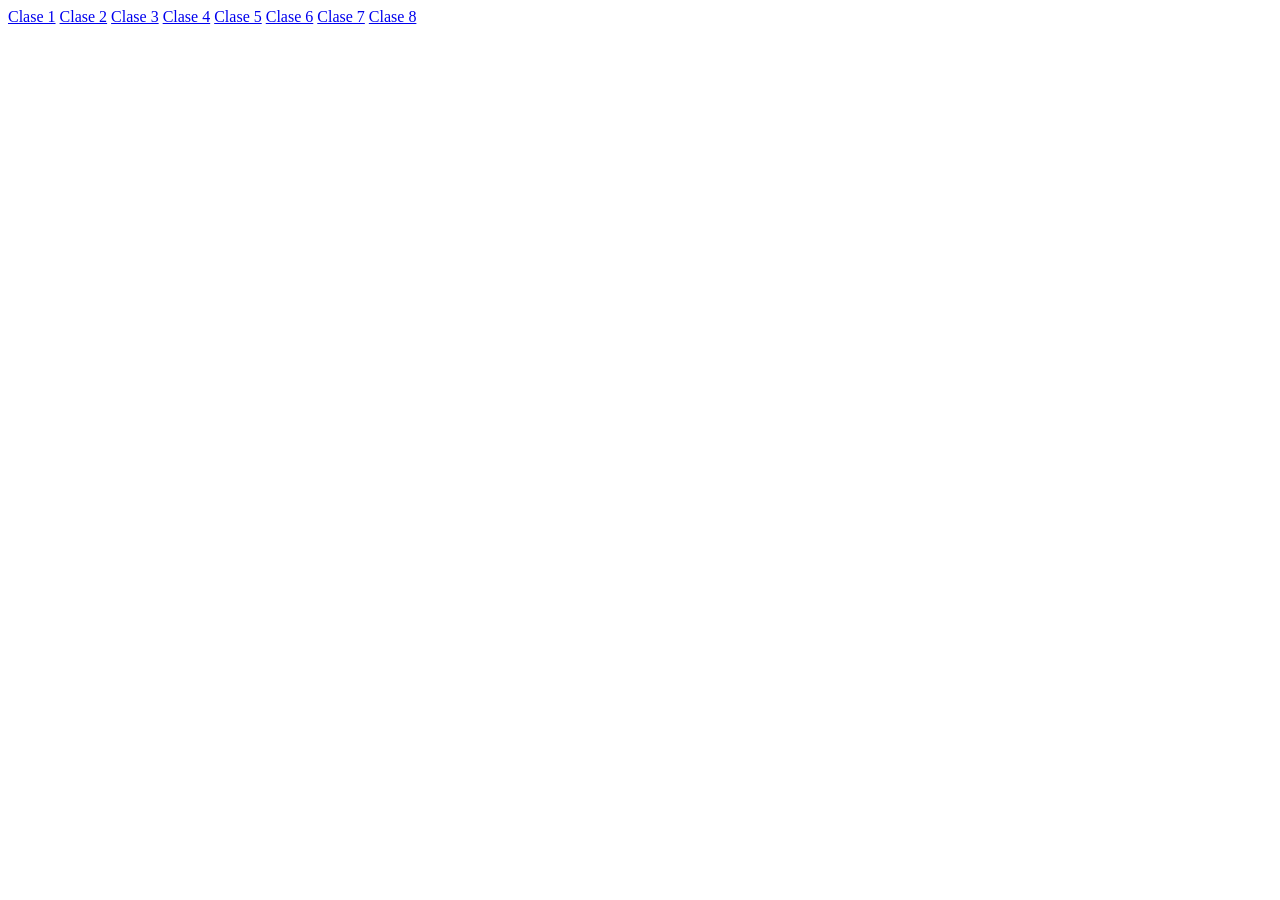
<file: index.html>
<!doctype html>
<html lang="en">
  <head>
    <meta charset="UTF-8" />
    <meta name="viewport" content="width=device-width, initial-scale=1.0" />
    <title>Clase 1</title>
  </head>
  <body>
    <a href="./01-intro-css/index.html">Clase 1</a>
    <a href="./02-propiedades-basicas/">Clase 2</a>
    <a href="./03-herencia-css/">Clase 3</a>
    <a href="./04-intro-flexbox/">Clase 4</a>
    <a href="./05-alineacion-flexbox/">Clase 5</a>
    <a href="./06-clase-nav/index.html">Clase 6</a>
    <a href="./07-estilos-responsivos/">Clase 7</a>
    <a href="./08-proyecto-final-condominio/">Clase 8</a>    
  </body>
</html>
</file>
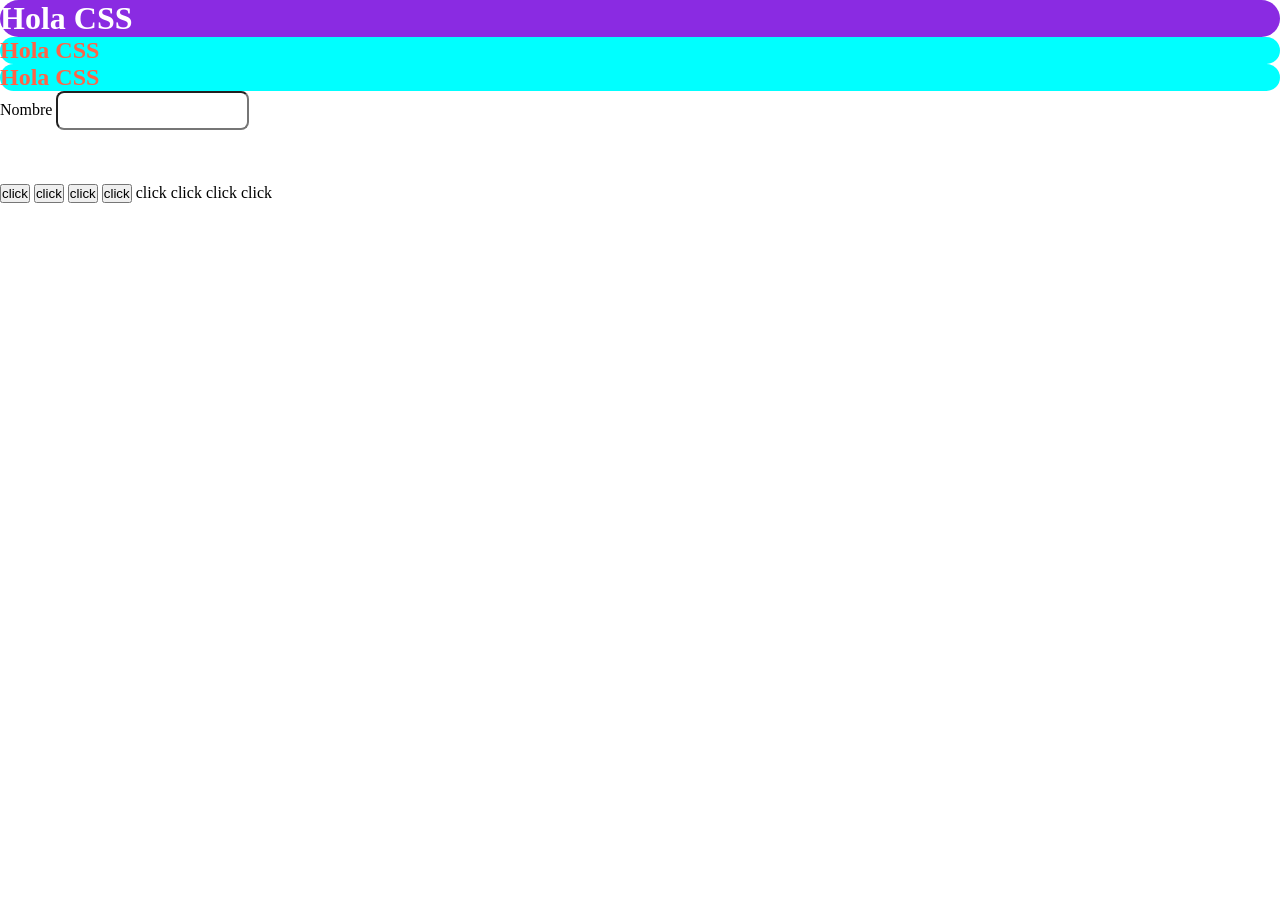
<file: 01-intro-css/index.html>
<!doctype html>
<html lang="en">
  <head>
    <meta charset="UTF-8" />
    <meta name="viewport" content="width=device-width, initial-scale=1.0" />
    <title>DIntro a CSS</title>
    <link rel="stylesheet" href="./style.css" />
    <!-- forma 3 mas efectiva -->
    <!-- forma 1 interno -->
    <style>
      h1 {
        background-color: blueviolet;
      }
    </style>
  </head>
  <body>
    <!-- forma css inline -->
    <h1 style="color: white">Hola CSS</h1>
    <section>
      <h1 class="bg-aqua color-tomato">Hola CSS</h1>
      <h1 class="bg-aqua color-tomato">Hola CSS</h1>
    </section>

    <!-- estructura para selector avanzado  -->

    <form class="form-registro">
        <div class="datos-persona">
            <label for="">Nombre</label>
            <input type="text" class="input-nombre">
        </div>
    </form>


    <br>
    <br>
    <br>

    <button>click</button>
    <button>click</button>
    <button>click</button>
    <button>click</button>

    <p>click</p>
    <p>click</p>
    <p>click</p>
    <p>click</p>
    
  </body>
</html>
</file>
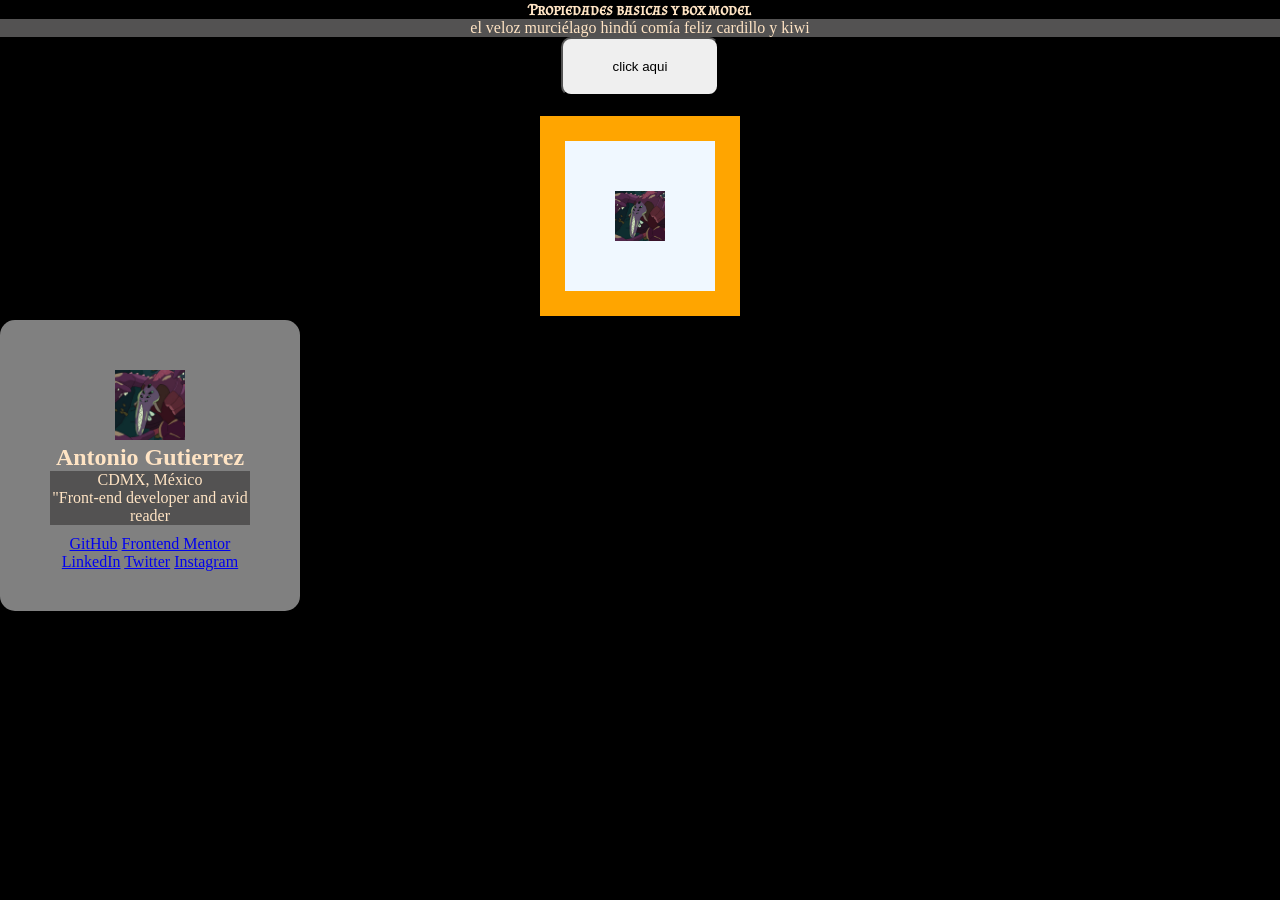
<file: 02-propiedades-basicas/index.html>
<!doctype html>
<html lang="en">
  <head>
    <meta charset="UTF-8" />
    <meta name="viewport" content="width=device-width, initial-scale=1.0" />
    <title>Document</title>
    <link rel="preconnect" href="https://fonts.googleapis.com" />
    <link rel="preconnect" href="https://fonts.gstatic.com" crossorigin />
    <link
      href="https://fonts.googleapis.com/css2?family=Almendra+SC&display=swap"
      rel="stylesheet"
    />
    <link rel="preconnect" href="https://fonts.googleapis.com" />
    <link rel="preconnect" href="https://fonts.gstatic.com" crossorigin />
    <link
      href="https://fonts.googleapis.com/css2?family=Pacifico&family=Uncial+Antiqua&display=swap"
      rel="stylesheet"
    />
    <link rel="stylesheet" href="./style.css" />
  </head>
  <body>
    <h1 class="titulo">Propiedades basicas y box model</h1>
    <p>el veloz murciélago hindú comía feliz cardillo y kiwi</p>
    <div class="btn-box">
      <button>click aqui</button>
    </div>
    <div id="Portada">
      <img src="./crabspider.jpeg" alt="Crab Spider" />
    </div>

    <!-- TARJETA -->
    <div class="user-card">
      <div class="user-card-info">
        <img src="./crabspider.jpeg" alt="Crab Spider" width="70" />
        <h2>Antonio Gutierrez</h2>
        <p class="text-green">CDMX, México</p>
        <p>"Front-end developer and avid reader</p>
      </div>
      <div class="user-card-nav">
        <a href="..." class="btn-link">GitHub</a>
        <a href="..." class="btn-link">Frontend Mentor</a>
        <a href="..." class="btn-link">LinkedIn</a>
        <a href="..." class="btn-link">Twitter</a>
        <a href="..." class="btn-link">Instagram</a>
      </div>
    </div>
  </body>
</html>
</file>
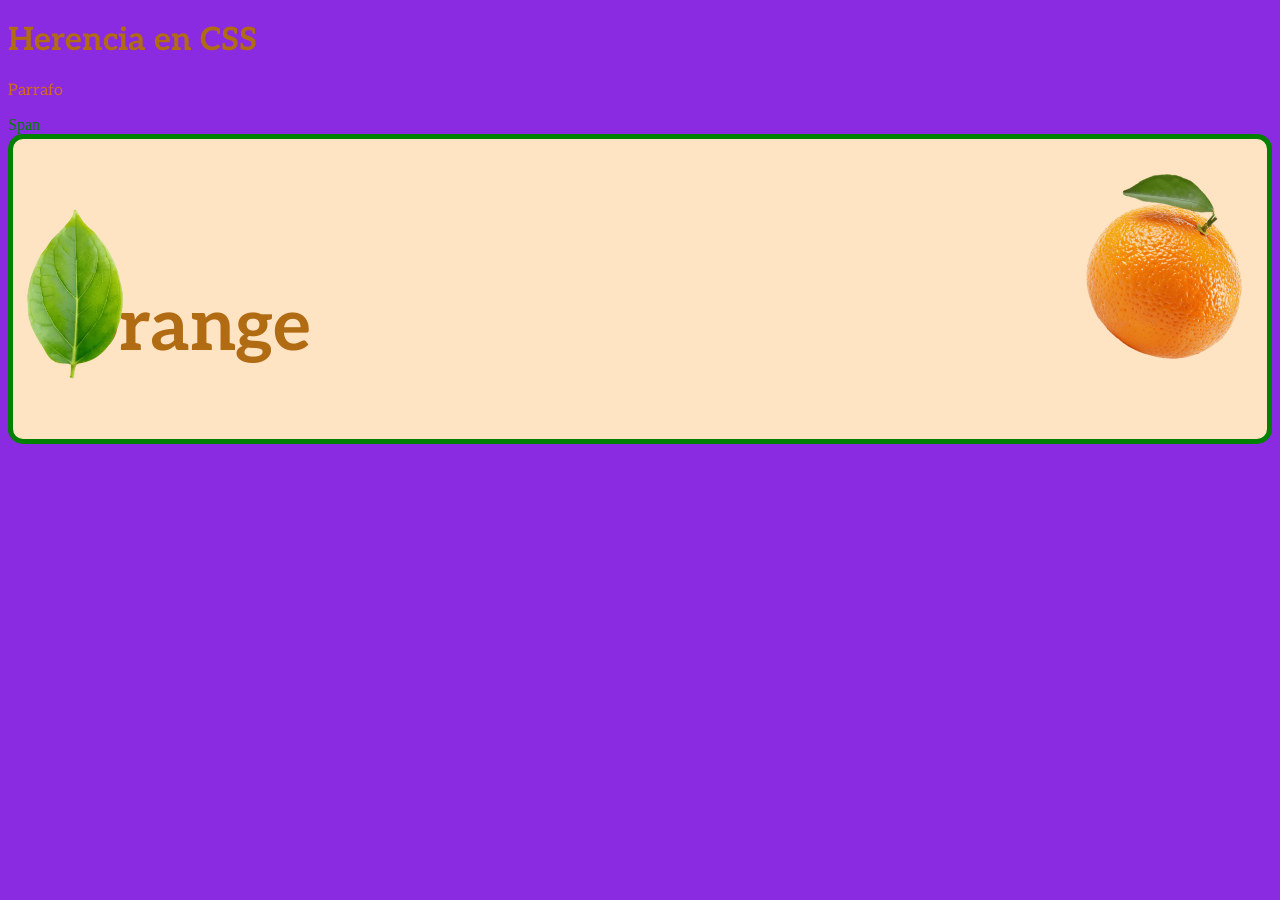
<file: 03-herencia-css/index.html>
<!doctype html>
<html lang="en">
  <head>
    <meta charset="UTF-8" />
    <meta name="viewport" content="width=device-width, initial-scale=1.0" />
    <title>03Herencia googlefonts</title>
    <link rel="preconnect" href="https://fonts.googleapis.com" />
    <link rel="preconnect" href="https://fonts.gstatic.com" crossorigin />
    <link
      href="https://fonts.googleapis.com/css2?family=Aleo:ital,wght@0,100..900;1,100..900&family=Fascinate+Inline&display=swap"
      rel="stylesheet"
    />
    <link rel="stylesheet" href="style.css" />
  </head>
  <body>
    <h1>Herencia en CSS</h1>
    <p class="p" id="miparrafo">Parrafo</p>
    <span>Span</span>

    <div class="parent">
      <h1>Orange</h1>
      <img class="orange" src="./assets/orange_01.png" alt="200" width="200">
      <img class="leaf" src="./assets/leaf_01.png" alt="200" width="200">
    </div>
  </body>
</html>
</file>
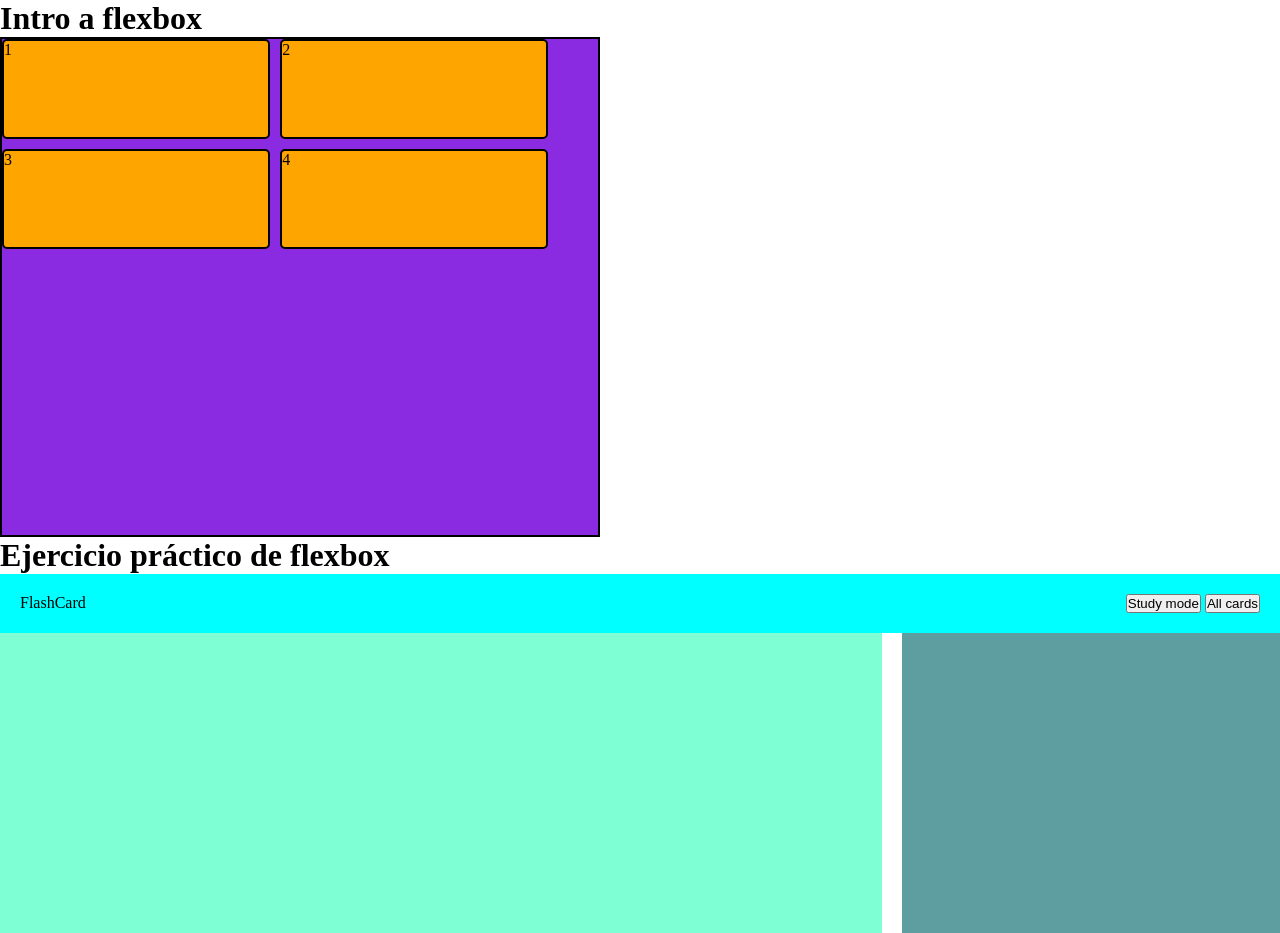
<file: 04-intro-flexbox/index.html>
<!DOCTYPE html>
<html lang="en">
<head>
    <meta charset="UTF-8">
    <meta name="viewport" content="width=device-width, initial-scale=1.0">
    <title>Document</title>
    <link rel="stylesheet" href="style.css">
</head>
<body>
    <h1> Intro a flexbox</h1>

    <div class="container">
        <div class="box">1</div>
        <div class="box">2</div>
        <div class="box">3</div>
        <div class="box">4</div>

    </div>

    <h1> Ejercicio práctico de flexbox</h1>

    <header>
    <div class="logo">FlashCard</div>
    <div class="botones">
      <button>Study mode</button>
      <button>All cards</button>
    </div>
  </header>

    <main>
    <div class="main-content"></div>
    <div class="statistics"></div>
  </main>
  
</body>
</html>
</file>
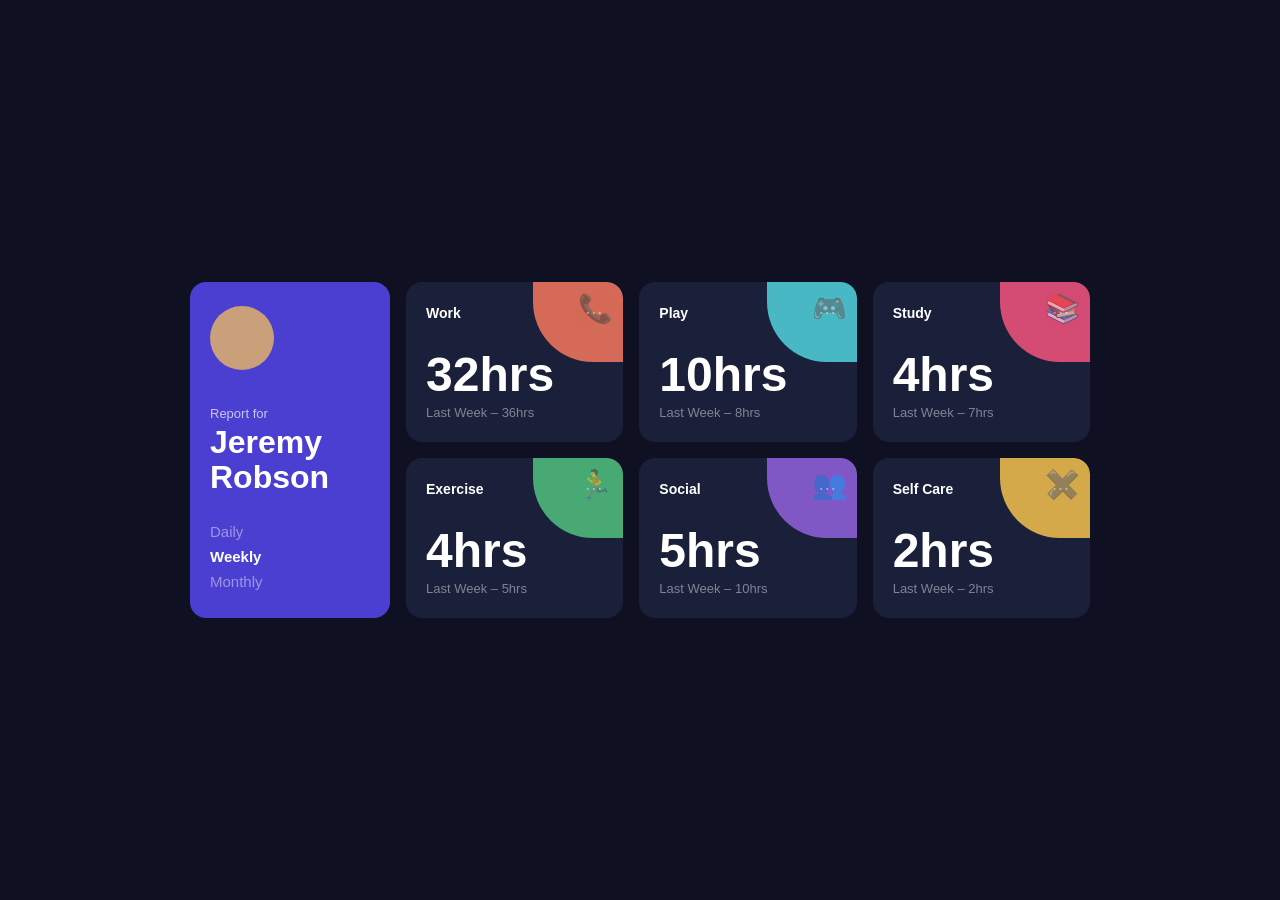
<file: 07-estilos-responsivos/index.html>
<!doctype html>
<html lang="en">
  <head>
    <meta charset="UTF-8" />
    <meta name="viewport" content="width=device-width, initial-scale=1.0" />
    <title>Estilos responsivos</title>
    <link rel="preconnect" href="https://fonts.googleapis.com" />
    <link rel="preconnect" href="https://fonts.gstatic.com" crossorigin />
    <link
      href="https://fonts.googleapis.com/css2?family=Chicle&family=Pirata+One&family=Rubik+Glitch&display=swap"
      rel="stylesheet"
    />
    <link rel="stylesheet" href="./style.css" />
  </head>
  <body>
    <div class="dashboard">
      <!-- Sidebar / Profile -->
      <div class="dashboard__sidebar">
        <div class="card card--profile">
          <div class="profile__avatar"></div>
          <p class="profile__label">Report for</p>
          <h1 class="profile__name">Jeremy Robson</h1>
          <ul class="profile__nav">
            <li class="profile__nav-item">Daily</li>
            <li class="profile__nav-item profile__nav-item--active">Weekly</li>
            <li class="profile__nav-item">Monthly</li>
          </ul>
        </div>
      </div>

      <!-- Stats grid -->
      <div class="dashboard__grid">
        <!-- Work -->
        <div class="card card--stat card--work">
          <div class="card__accent"></div>
          <span class="card__accent-icon">📞</span>
          <div class="card__header">
            <span class="card__title">Work</span>
            <span class="card__menu">···</span>
          </div>
          <p class="card__value">32hrs</p>
          <p class="card__sub">Last Week – 36hrs</p>
        </div>

        <!-- Play -->
        <div class="card card--stat card--play">
          <div class="card__accent"></div>
          <span class="card__accent-icon">🎮</span>
          <div class="card__header">
            <span class="card__title">Play</span>
            <span class="card__menu">···</span>
          </div>
          <p class="card__value">10hrs</p>
          <p class="card__sub">Last Week – 8hrs</p>
        </div>

        <!-- Study -->
        <div class="card card--stat card--study">
          <div class="card__accent"></div>
          <span class="card__accent-icon">📚</span>
          <div class="card__header">
            <span class="card__title">Study</span>
            <span class="card__menu">···</span>
          </div>
          <p class="card__value">4hrs</p>
          <p class="card__sub">Last Week – 7hrs</p>
        </div>

        <!-- Exercise -->
        <div class="card card--stat card--exercise">
          <div class="card__accent"></div>
          <span class="card__accent-icon">🏃</span>
          <div class="card__header">
            <span class="card__title">Exercise</span>
            <span class="card__menu">···</span>
          </div>
          <p class="card__value">4hrs</p>
          <p class="card__sub">Last Week – 5hrs</p>
        </div>

        <!-- Social -->
        <div class="card card--stat card--social">
          <div class="card__accent"></div>
          <span class="card__accent-icon">👥</span>
          <div class="card__header">
            <span class="card__title">Social</span>
            <span class="card__menu">···</span>
          </div>
          <p class="card__value">5hrs</p>
          <p class="card__sub">Last Week – 10hrs</p>
        </div>

        <!-- Self Care -->
        <div class="card card--stat card--selfcare">
          <div class="card__accent"></div>
          <span class="card__accent-icon">✖️</span>
          <div class="card__header">
            <span class="card__title">Self Care</span>
            <span class="card__menu">···</span>
          </div>
          <p class="card__value">2hrs</p>
          <p class="card__sub">Last Week – 2hrs</p>
        </div>
      </div>
    </div>

    <!-- EJEMPLO ESTRUCTURA PARA MEDIA QUERIES -->
    <!--     <div class="container">
      <h1>Media Queries 👾</h1>
    </div> -->
  </body>
</html>
</file>
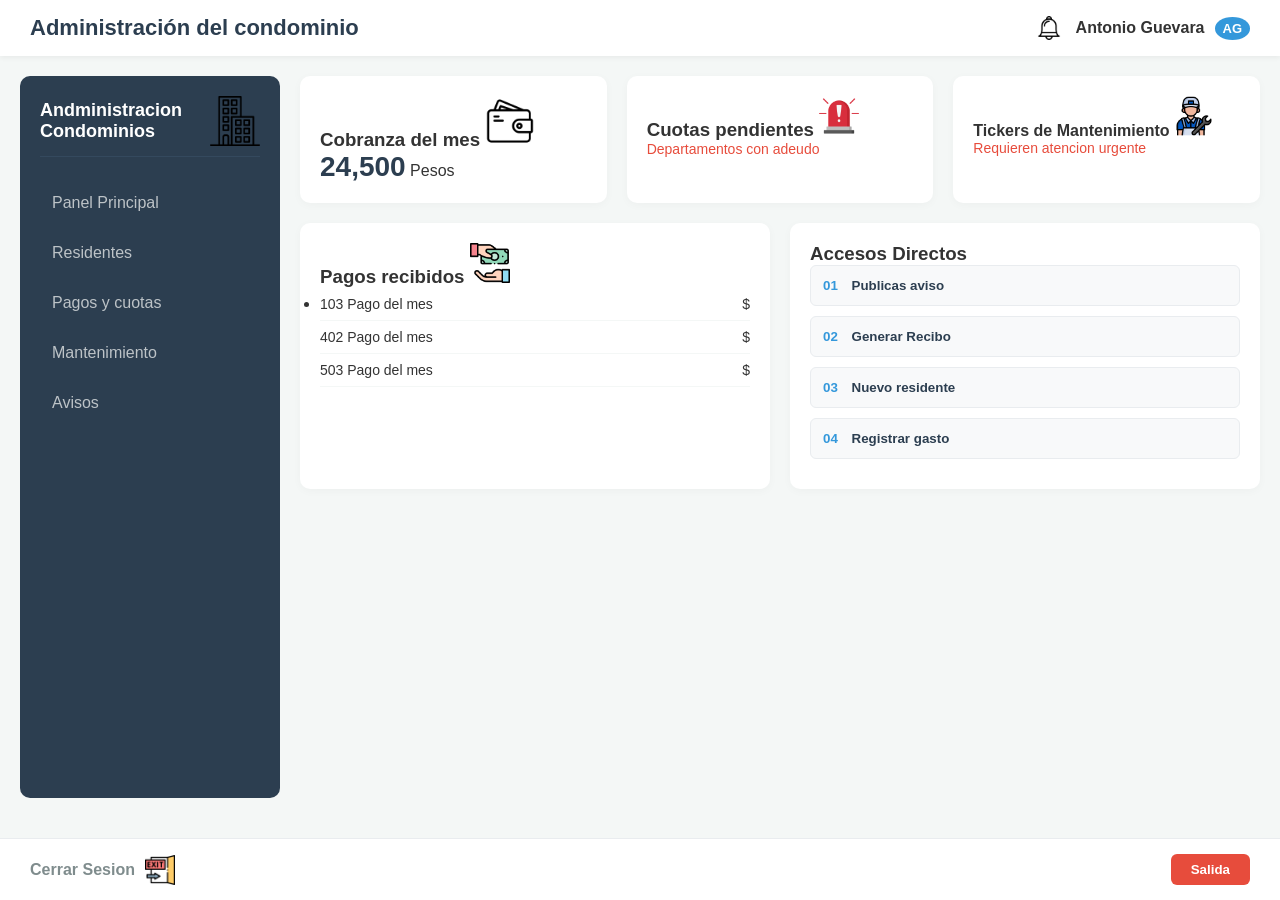
<file: 08-proyecto-final-condominio/index.html>
<!doctype html>
<html lang="en">
  <head>
    <meta charset="UTF-8" />
    <meta name="viewport" content="width=device-width, initial-scale=1.0" />
    <title>ADMINISTRACION CONDOMINIO</title>
    <link rel="stylesheet" href="./style.css" />
  </head>
  <body>
    <header>
      <h1>Administración del condominio</h1>
      <div class="usuario">
        <img
          src="./src/icono de campana.png"
          class="campana"
          alt="notificaciones"
        />
        <p>
          Antonio Guevara
          <span>AG</span>
        </p>
      </div>
    </header>
    <main>
      <nav>
        <h2>
          Andministracion Condominios
          <img src="./src/edificio.png" alt="Icono de edificio" width="50" />
        </h2>
        <ul>
          <li>
            <a href="#">Panel Principal</a>
          </li>
          <li>
            <a href="#">Residentes</a>
          </li>
          <li>
            <a href="#">Pagos y cuotas</a>
          </li>
          <li>
            <a href="#">Mantenimiento</a>
          </li>
          <li>
            <a href="#">Avisos</a>
          </li>
        </ul>
      </nav>
      <div class="panel_principal">
        <div class="Cobranza_mes">
          <h3>
            Cobranza del mes
            <img src="./src/billetera.png" alt="50" width="50" />
          </h3>
          <p><span id="Pago_del_mes">24,500</span> Pesos</p>
        </div>
        <div class="Cuotas_pendientes">
          <h3>
            Cuotas pendientes <img src="./src/alarma.png" alt="40" width="40" />
          </h3>
          <p>
            <span id="Departamentos_Adeudo">Departamentos con adeudo</span>
          </p>
        </div>
        <div class="Tickets_mantenimiento">
          <h4>
            Tickers de Mantenimiento
            <img src="./src/tecnico.png" alt="40" width="40" />
          </h4>
          <p>
            <span id="Tickes_de_mantenimiento">Requieren atencion urgente</span>
          </p>
        </div>
        <div class="Pagos_recibidos">
          <h3>
            Pagos recibidos
            <img src="./src/dar-dinero.png" alt="40" width="40" />
          </h3>
          <ul>
            <li>
              <p>
                <span id="Numero_departamento">103 Pago del mes</span
                ><span id="Cantidad"> $</span>
              </p>
              <p>
                <span id="Numero_departamento">402 Pago del mes</span
                ><span id="Cantidad"> $</span>
              </p>
              <p>
                <span id="Numero_departamento">503 Pago del mes</span
                ><span id="Cantidad"> $</span>
              </p>
            </li>
          </ul>
        </div>
        <div class="Aceeso_directo">
          <h3>Accesos Directos</h3>
          <button class="btn-info"><span>01</span> Publicas aviso</button>
          <button class="btn-info"><span>02</span> Generar Recibo</button>
          <button class="btn-info"><span>03</span> Nuevo residente</button>
          <button class="btn-info"><span>04</span> Registrar gasto</button>
        </div>
      </div>
    </main>
    <footer>
      <h3>Cerrar Sesion <img src="./src/salida.png" alt="30" width="30" /></h3>
      <button class="btn-info">Salida</button>
    </footer>
  </body>
</html>
</file>
<file: 01-intro-css/style.css>
* {
  margin: 0;
  padding: 0;
}

h1 {
  border-radius: 30px;
}

.bg-aqua {
  background-color: aqua;
}

.color-tomato {
  color: tomato;
}

#destacados {
  border: 2px solid black;
  padding: 20px;
}

.form-registro .datos-persona .input-nombre {
  padding: 10px;
  border-radius: 8px;
}

.form-registro .datos-persona .input-nombre:focus {
  border: 2px solid tomato;
  background-color: aquamarine;
}

button {
  display: inline-block;
}

button {
  display: inline-block;
}
button:hover {
  background-color: tomato;
  color: #fff;
  border: none;
  padding: 10px;
  transition-duration: 0.5s;
}

p {
  display: inline-block;
}
</file>
<file: 02-propiedades-basicas/style.css>
* {
  margin: 0;
  padding: 0;
  box-sizing: border-box;
}

body {
  background-color: black;
  color: bisque;
}

.titulo {
  font-family: "Almendra SC", serif;
  font-size: 1rem;
  font-weight: 900;
  text-align: center;
}

p {
  background-color: rgb(83, 82, 82);
  text-align: center;
}

.btn-box {
  text-align: center;
}

#Portada {
  text-align: center;
  margin-top: 20px;
}

#Portada img {
  border: 25px solid orange;
  padding: 50px;
  background-color: aliceblue;
  width: 200px;
}

button {
  text-align: center;
  padding: 20px 50px;
  border-radius: 10px 10px 10px 10px;
}


/* user card */

.user-card{
    width: 300px;
    background-color: gray;
    text-align: center;
    border-radius: 15px;
    padding: 40px;
}

.user-card-info{
    border-radius: 50%;
    padding: 10px;
}
</file>
<file: 03-herencia-css/style.css>
body {
  background-color: blueviolet;
  color: #fff;
}

h1 {
  color: rgb(177, 108, 19);
  font-family: "Aleo", serif;
}

#miparrafo {
  color: chocolate;
}
.p {
  color: orange;
  font-family: "Aleo", serif;
}

span {
  color: green !important;
}

/* ejemplo de posicion */

.parent{
  background-color: bisque;
  width: 500ppx;
  height: 300px;
  border: 5px solid green;
  border-radius: 15px;
  position: sticky;
  top: 20%;
}

.parent h1{
  position: absolute;
  font-size: 4.5rem;
  left: 50px;
  bottom: 20px;
  z-index: 2;

}

.parent img{
  position: absolute;
}

.orange{
  right: 0;
  top: 10%;
  transform: rotate(32deg);
}

.leaf{
  bottom: 15%;
  left: -3%;
  z-index: 3;
}
</file>
<file: 04-intro-flexbox/style.css>
* {
  margin: 0;
  padding: 0;
  box-sizing: border-box;
}

.container {
  display: flex;
  flex-direction: row;
  flex-wrap: wrap;
  background-color: blueviolet;
  justify-content: flex-start;
  align-items: flex-start;
  align-content: flex-start;
  gap: 10px;
  border: 2px solid black;
  width: 600px;
  height: 500px;
}

.box {
  width: 45%;
  height: 100px;
  background-color: orange;
  border: 2px solid black;
  border-radius: 5px;
}

/* estilos de header */

header {
  background-color: aqua;
  display: flex;
  padding: 20px;
  justify-content: space-between;
}

main {
  display: flex;
  gap: 20px;
  flex-wrap: nowrap;
}

.main-content {
  width: 70%;
  height: 300px;
  background-color: aquamarine;
}

.statistics {
  width: 30%;
  height: 300px;
  background-color: cadetblue;
}
</file>
<file: 07-estilos-responsivos/style.css>
* {
  margin: 0;
  padding: 0;
  box-sizing: border-box;
}
/* ── Variables ─────────────────────────────────────── */
:root {
  --color-bg: #0f1122;
  --color-surface: #1a1f3a;
  --color-profile: #4b3fd1;

  --color-work: #e8735a;
  --color-play: #4ec9d4;
  --color-study: #e8507a;
  --color-exercise: #4db87a;
  --color-social: #8b5fd4;
  --color-selfcare: #e8b84b;

  --text-primary: #ffffff;
  --text-muted: rgba(255, 255, 255, 0.45);
  --text-label: rgba(255, 255, 255, 0.6);

  --radius-card: 16px;
  --gap: 16px;

  --font: "Barlow", sans-serif;
}

/* ── Reset ─────────────────────────────────────────── */
*,
*::before,
*::after {
  box-sizing: border-box;
  margin: 0;
  padding: 0;
}

/* ── Base ──────────────────────────────────────────── */
body {
  background: var(--color-bg);
  font-family: var(--font);
  color: var(--text-primary);
  min-height: 100vh;
  display: flex;
  align-items: center;
  justify-content: center;
  padding: 32px;
}

/* ── Layout ────────────────────────────────────────── */
.dashboard {
  display: flex;
  gap: var(--gap);
  max-width: 900px;
  width: 100%;
}

.dashboard__sidebar {
  flex: 0 0 200px;
}

.dashboard__grid {
  flex: 1;
  display: flex;
  flex-wrap: wrap;
  gap: var(--gap);
}

.dashboard__grid .card--stat {
  flex: 1 1 calc(33.333% - var(--gap));
}

/* ── Card base ─────────────────────────────────────── */
.card {
  background: var(--color-surface);
  border-radius: var(--radius-card);
  overflow: hidden;
  position: relative;
}

/* ── Profile card ──────────────────────────────────── */
.card--profile {
  background: var(--color-profile);
  display: flex;
  flex-direction: column;
  padding: 24px 20px 28px;
  height: 100%;
}

.profile__avatar {
  width: 64px;
  height: 64px;
  border-radius: 50%;
  background: #c9a07a;
  overflow: hidden;
  margin-bottom: auto;
  flex-shrink: 0;
}

.profile__avatar img {
  width: 100%;
  height: 100%;
  object-fit: cover;
}

.profile__label {
  font-size: 13px;
  font-weight: 300;
  color: rgba(255, 255, 255, 0.7);
  margin-top: 24px;
  margin-bottom: 4px;
}

.profile__name {
  font-size: 32px;
  font-weight: 700;
  line-height: 1.1;
  margin-bottom: 28px;
}

.profile__nav {
  display: flex;
  flex-direction: column;
  gap: 8px;
  list-style: none;
}

.profile__nav-item {
  font-size: 15px;
  font-weight: 300;
  color: var(--text-muted);
  cursor: pointer;
}

.profile__nav-item--active {
  font-weight: 700;
  color: var(--text-primary);
}

/* ── Stat card ─────────────────────────────────────── */
.card--stat {
  display: flex;
  flex-direction: column;
  padding: 20px 20px 22px;
  min-height: 160px;
}

.card__accent {
  position: absolute;
  top: 0;
  right: 0;
  width: 90px;
  height: 80px;
  border-radius: 0 var(--radius-card) 0 60px;
  opacity: 0.9;
}

.card__accent-icon {
  position: absolute;
  top: 10px;
  right: 10px;
  font-size: 28px;
  opacity: 0.55;
}

.card__header {
  display: flex;
  align-items: center;
  justify-content: space-between;
  position: relative;
  z-index: 1;
  margin-bottom: auto;
}

.card__title {
  font-size: 14px;
  font-weight: 700;
  color: var(--text-primary);
}

.card__menu {
  font-size: 18px;
  color: var(--text-muted);
  cursor: pointer;
  letter-spacing: 1px;
}

.card__value {
  font-size: 48px;
  font-weight: 700;
  line-height: 1;
  margin-bottom: 6px;
}

.card__sub {
  font-size: 13px;
  font-weight: 300;
  color: var(--text-muted);
}

/* ── Accent colors per category ────────────────────── */
.card--work .card__accent {
  background: var(--color-work);
}
.card--play .card__accent {
  background: var(--color-play);
}
.card--study .card__accent {
  background: var(--color-study);
}
.card--exercise .card__accent {
  background: var(--color-exercise);
}
.card--social .card__accent {
  background: var(--color-social);
}
.card--selfcare .card__accent {
  background: var(--color-selfcare);
}


/* estilos de card en website tablet */

@media screen and (max-width: 815px){
    .dashboard{
        flex-direction: column;
        text-align: center;
        align-items: center;
    }
}

/* estilos de card en website mobile */

@media screen and (max-width: 500px){
     .dashboard__grid .card--stat {
    flex: unset;
  }
  .card--stat {
    width: 100%;
  }
}



/* estilos desktop */
/* .container {
  display: flex;
  justify-content: center;
  align-items: center;
  height: 100vh;
  background-color: blueviolet;
  color: #fff;
  font-family: "Pirata One", system-ui;
} */

/* estilos tablet */
/* @media screen and (max-width: 960px) {
  .container {
    background-color: rgb(226, 141, 43);
    font-family: "Rubik Glitch", system-ui;
  }
} */

/* estilo mobile */
/* @media screen and (max-width: 520px) {
  .container {
    background-color: rgb(43, 226, 83);
    font-family: "Chicle", serif;
  }
} */
</file>
<file: 08-proyecto-final-condominio/style.css>
* {
  margin: 0;
  padding: 0;
  box-sizing: border-box;
  font-family: "Segoe UI", Tahoma, Geneva, Verdana, sans-serif;
}

body {
  background-color: #f4f7f6;
  color: #333;
  min-height: 100vh;
  display: flex;
  flex-direction: column;
}

/* HEADER */
header{
background-color:#ffffff;
padding:15px 30px;
box-shadow:0 2px 5px rgba(0,0,0,0.05);

display:flex;
justify-content:space-between;
align-items:center;
}

header h1{
font-size:22px;
color:#2c3e50;
}
.usuario{
display:flex;
align-items:center;
gap:15px;
}

.campana{
width:24px;
height:24px;
cursor:pointer;
transition:0.2s;
}

.campana:hover{
transform:scale(1.1);
}

.usuario p{
font-weight:bold;
display:flex;
align-items:center;
gap:10px;
}

.usuario span{
background-color:#3498db;
color:white;
padding:4px 8px;
border-radius:50%;
font-size:13px;
}


/* GENEAL */
main {
  display: flex;
  min-height: 80vh;
  padding: 20px;
  gap: 20px;
  flex: 1;
}
/* NAVEGACIÓN LATERAL PARTE DE CONDOMINIOS LISTA */
nav {
  background-color: #2c3e50;
  color: white;
  width: 260px;
  padding: 20px;
  border-radius: 10px;
}

nav h2 {
  display: flex;
  justify-content: space-between;
  align-items: center;
  font-size: 18px;
  margin-bottom: 25px;
  border-bottom: 1px solid #34495e;
  padding-bottom: 10px;
}

nav ul {
  list-style: none;
}

nav li a {
  display: block;
  color: #bdc3c7;
  text-decoration: none;
  padding: 12px;
  margin-bottom: 8px;
  border-radius: 6px;
  transition: 0.2s;
}

nav li a:hover {
  background-color: #34495e;
  color: white;
}

/* PANEL PRINCIPAL O CONTENEDOR PADRE */

.panel_principal {
  flex: 1;
  display: flex;
  flex-wrap: wrap;
  gap: 20px;
  align-content: flex-start;
}
/* COBRANZA DEL MES */
.Cobranza_mes {
  background-color: white;
  padding: 20px;
  border-radius: 10px;
  box-shadow: 0 2px 10px rgba(0, 0, 0, 0.03);
  flex: 1 1 calc(33.333% - 20px);
  min-width: 280px;
}
/* CUOTAS PENDIENTES */
.Cuotas_pendientes{
    background-color: white;
  padding: 20px;
  border-radius: 10px;
  box-shadow: 0 2px 10px rgba(0, 0, 0, 0.03);
  flex: 1 1 calc(33.333% - 20px);
  min-width: 280px;
}
/* TICKETS DE MANTENIMIENTO */
.Tickets_mantenimiento {
  background-color: white;
  padding: 20px;
  border-radius: 10px;
  box-shadow: 0 2px 10px rgba(0, 0, 0, 0.03);
  flex: 1 1 calc(33.333% - 20px);
  min-width: 280px;
}

/* ALERTAS INFORMATIVAS */

#Pago_del_mes {
  font-size: 28px;
  font-weight: bold;
  color: #2c3e50;
}

#Departamentos_Adeudo,
#Tickes_de_mantenimiento {
  display: block;
  font-size: 14px;
  color: #e74c3c;
  margin-bottom: 5px;
}

/* PRIMERA FILA PAGOS, ACCESO, MANTENIMIENTO */

.Pagos_recibidos {
    background-color: white;
  padding: 20px;
  border-radius: 10px;
  box-shadow: 0 2px 10px rgba(0, 0, 0, 0.03);
  flex: 1 1 calc(33.333% - 20px);
  min-width: 280px;
  list-style: none;
  
}
.Aceeso_directo{
      background-color: white;
  padding: 20px;
  border-radius: 10px;
  box-shadow: 0 2px 10px rgba(0, 0, 0, 0.03);
  flex: 1 1 calc(33.333% - 20px);
  min-width: 280px;
  list-style: none;
}
.Pagos_recibidos li p {
  display: flex;
  justify-content: space-between;
  padding: 8px 0;
  border-bottom: 1px solid #f4f7f6;
  font-size: 14px;
}

/* LISTA DE BOTONES */

.btn-info {
  display: block;
  width: 100%;
  padding: 12px;
  margin-bottom: 10px;

  background-color: #f8f9fa;
  color: #2c3e50;

  border: 1px solid #e9ecef;
  border-radius: 6px;

  cursor: pointer;
  text-align: left;
  font-weight: bold;
  transition: 0.2s;
}

.btn-info span {
  color: #3498db;
  margin-right: 10px;
}

.btn-info:hover {
  background-color: #e9ecef;
  border-color: #ced4da;
}

/* FOOTER */

footer {
  background-color: #ffffff;
  padding: 15px 30px;
  margin-top: 20px;
  border-top: 1px solid #e9ecef;

  display: flex;
  justify-content: space-between;
  align-items: center;
}

footer h3 {
  font-size: 16px;
  color: #7f8c8d;
  display: flex;
  align-items: center;
  gap: 10px;
}

footer .btn-info {
  width: auto;
  margin-bottom: 0;
  background-color: #e74c3c;
  color: white;
  border: none;
  padding: 8px 20px;
}

footer .btn-info:hover {
  background-color: #c0392b;
}
</file>
